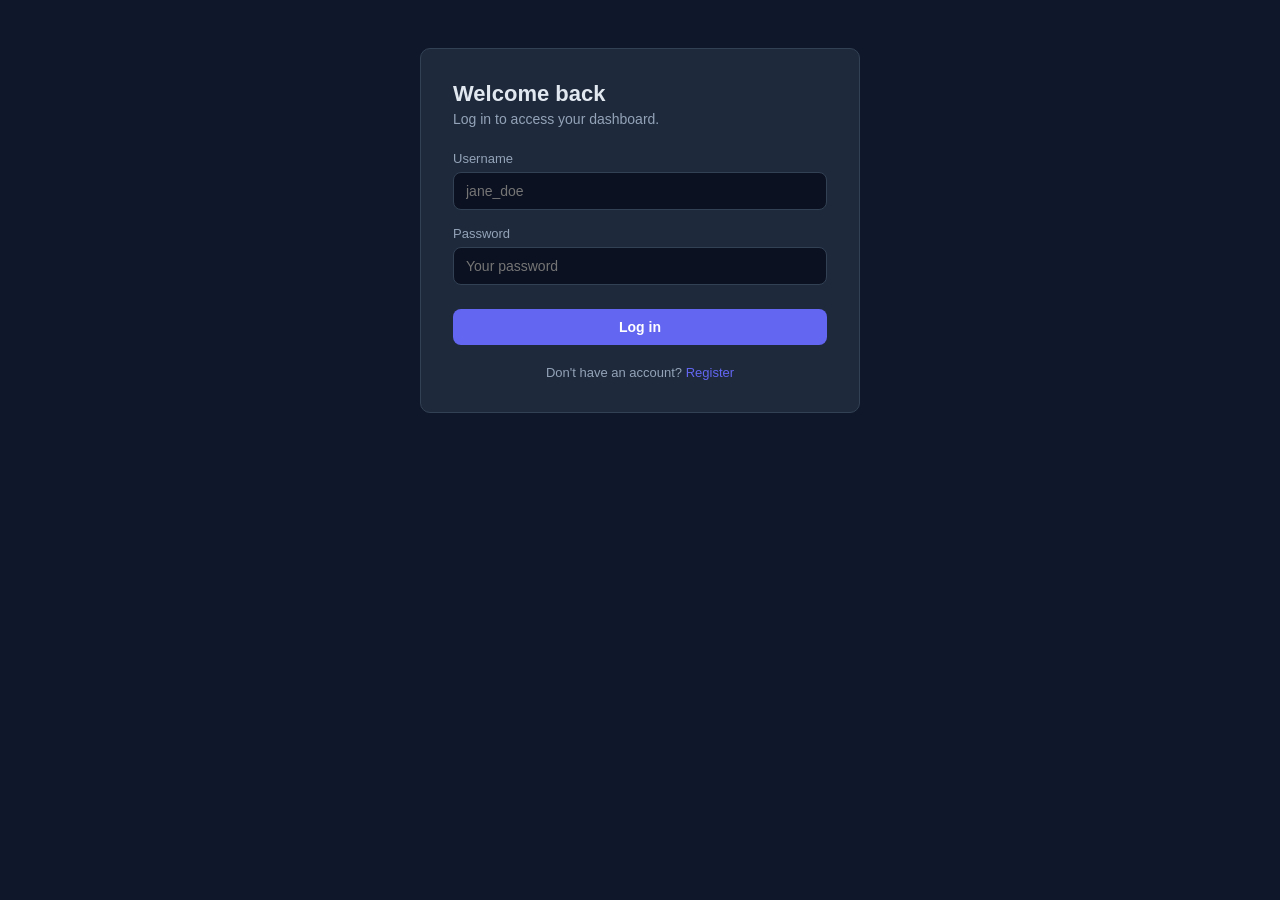
<file: frontend/index.html>
<!DOCTYPE html>
<html lang="en">
<head>
<meta charset="UTF-8">
<title>Task Manager</title>
<script src="js/api.js"></script>
<script>
  window.location.href = getToken() ? "dashboard.html" : "login.html";
</script>
</head>
<body></body>
</html>
</file>
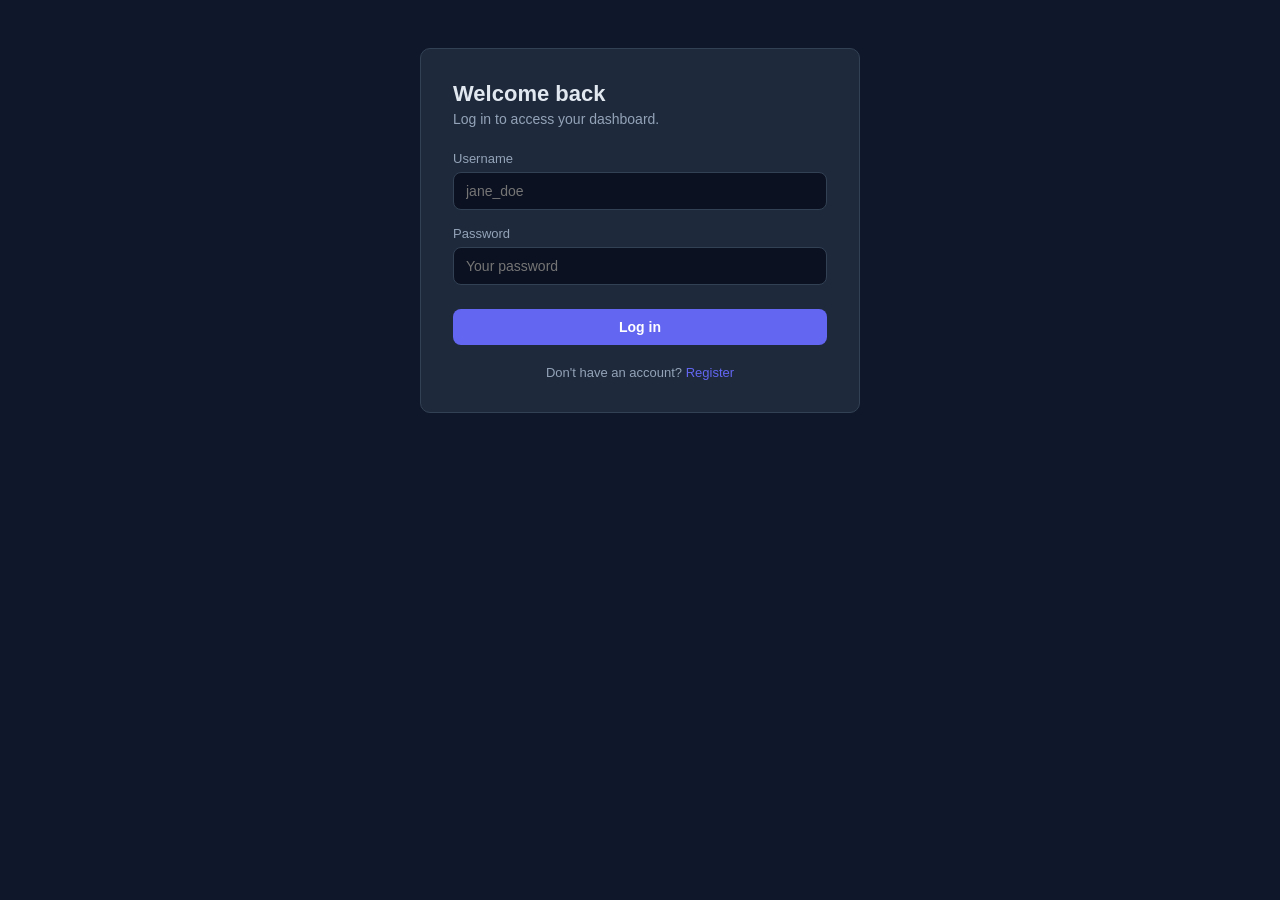
<file: frontend/dashboard.html>
<!DOCTYPE html>
<html lang="en">
<head>
<meta charset="UTF-8">
<meta name="viewport" content="width=device-width, initial-scale=1.0">
<title>Dashboard - Task Manager</title>
<link rel="stylesheet" href="css/style.css">
</head>
<body>
<div class="container wide">
  <div class="topbar">
    <div>
      <h1 style="margin-bottom:0;">Your Tasks</h1>
      <div class="user-info">
        Signed in as <strong id="usernameLabel"></strong>
        <span class="role-badge" id="roleLabel"></span>
      </div>
    </div>
    <button class="btn-secondary" id="logoutBtn">Log out</button>
  </div>

  <div class="card">
    <form class="task-form" id="taskForm">
      <input type="text" id="title" placeholder="Task title" required maxlength="150">
      <input type="text" id="description" placeholder="Description (optional)" maxlength="2000">
      <select id="status">
        <option value="PENDING">Pending</option>
        <option value="IN_PROGRESS">In progress</option>
        <option value="COMPLETED">Completed</option>
      </select>
      <button type="submit" class="btn-primary" style="margin-top:0;">Add task</button>
    </form>

    <div id="alert" class="alert"></div>

    <ul class="task-list" id="taskList"></ul>
    <div class="empty-state" id="emptyState" style="display:none;">No tasks yet. Create your first one above.</div>
  </div>
</div>

<script src="js/api.js"></script>
<script>
requireAuth();

const user = getCurrentUser();
document.getElementById("usernameLabel").textContent = user.username;
document.getElementById("roleLabel").textContent = user.role;

document.getElementById("logoutBtn").addEventListener("click", () => {
  clearSession();
  window.location.href = "login.html";
});

const alertBox = document.getElementById("alert");
function showAlert(message, type) {
  alertBox.textContent = message;
  alertBox.className = `alert show ${type}`;
  setTimeout(() => (alertBox.className = "alert"), 3000);
}

const taskList = document.getElementById("taskList");
const emptyState = document.getElementById("emptyState");

function statusLabel(status) {
  return { PENDING: "Pending", IN_PROGRESS: "In progress", COMPLETED: "Completed" }[status] || status;
}

function renderTasks(tasks) {
  taskList.innerHTML = "";
  emptyState.style.display = tasks.length === 0 ? "block" : "none";

  tasks.forEach((task) => {
    const li = document.createElement("li");
    li.className = "task-item";
    li.innerHTML = `
      <div>
        <div class="task-title">${escapeHtml(task.title)}</div>
        ${task.description ? `<div class="task-desc">${escapeHtml(task.description)}</div>` : ""}
        <div class="task-meta">
          <span class="status-pill status-${task.status}">${statusLabel(task.status)}</span>
          &nbsp;•&nbsp; owner: ${escapeHtml(task.ownerUsername)}
        </div>
      </div>
      <div class="task-actions">
        <button class="btn-secondary" data-action="cycle" data-id="${task.id}" data-status="${task.status}">Advance status</button>
        <button class="btn-danger" data-action="delete" data-id="${task.id}">Delete</button>
      </div>
    `;
    taskList.appendChild(li);
  });
}

function escapeHtml(str) {
  const div = document.createElement("div");
  div.textContent = str;
  return div.innerHTML;
}

async function loadTasks() {
  try {
    const page = await apiFetch("/tasks?size=100&sort=createdAt,desc");
    renderTasks(page.content);
  } catch (err) {
    showAlert(err.message, "error");
  }
}

document.getElementById("taskForm").addEventListener("submit", async (e) => {
  e.preventDefault();
  const title = document.getElementById("title").value.trim();
  const description = document.getElementById("description").value.trim();
  const status = document.getElementById("status").value;

  try {
    await apiFetch("/tasks", {
      method: "POST",
      body: JSON.stringify({ title, description, status }),
    });
    document.getElementById("taskForm").reset();
    showAlert("Task created", "success");
    loadTasks();
  } catch (err) {
    showAlert(err.message, "error");
  }
});

const nextStatus = { PENDING: "IN_PROGRESS", IN_PROGRESS: "COMPLETED", COMPLETED: "PENDING" };

taskList.addEventListener("click", async (e) => {
  const btn = e.target.closest("button");
  if (!btn) return;
  const id = btn.dataset.id;
  const action = btn.dataset.action;

  try {
    if (action === "delete") {
      await apiFetch(`/tasks/${id}`, { method: "DELETE" });
      showAlert("Task deleted", "success");
    } else if (action === "cycle") {
      const current = btn.dataset.status;
      const task = await apiFetch(`/tasks/${id}`);
      await apiFetch(`/tasks/${id}`, {
        method: "PUT",
        body: JSON.stringify({
          title: task.title,
          description: task.description,
          status: nextStatus[current],
        }),
      });
      showAlert("Task updated", "success");
    }
    loadTasks();
  } catch (err) {
    showAlert(err.message, "error");
  }
});

loadTasks();
</script>
</body>
</html>
</file>
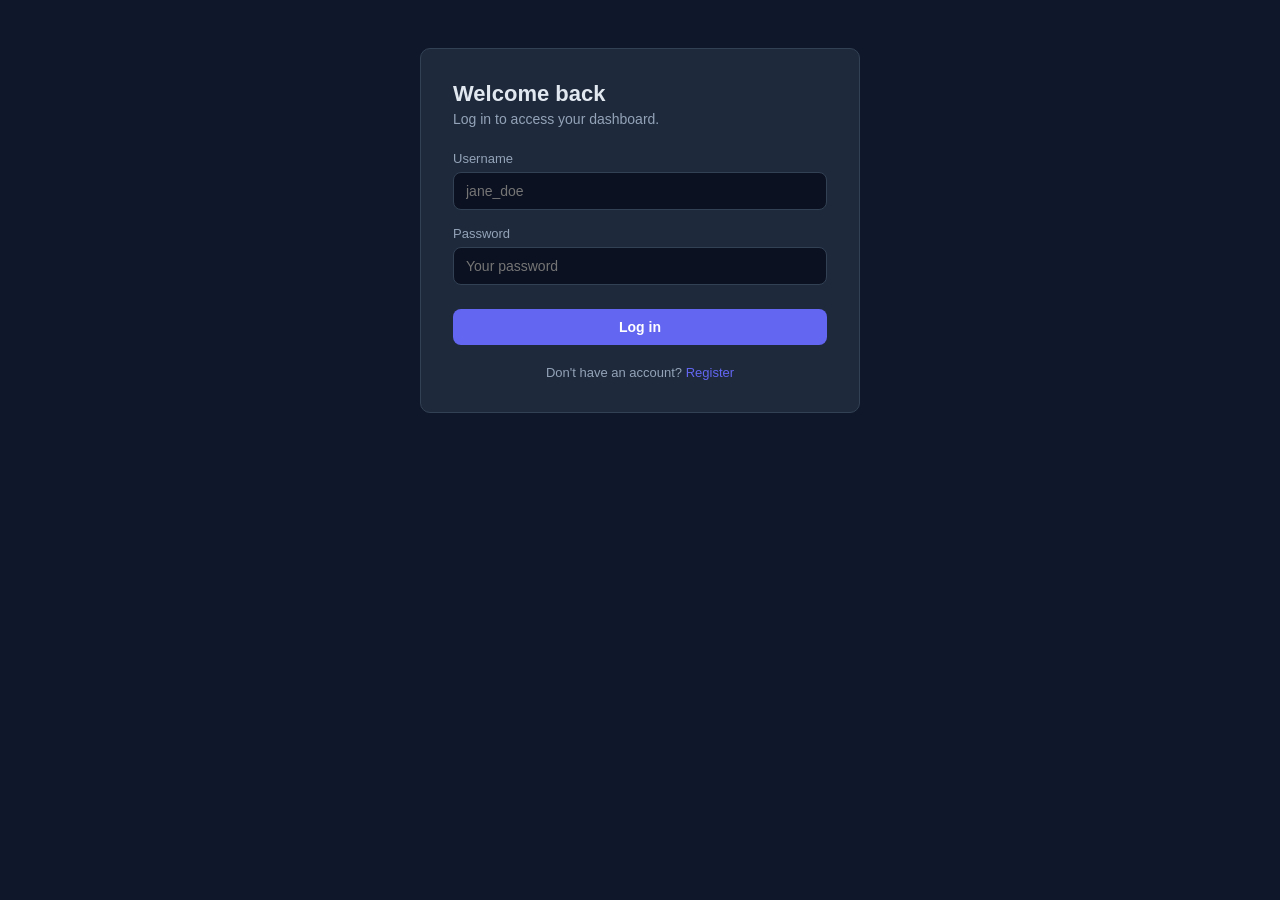
<file: frontend/login.html>
<!DOCTYPE html>
<html lang="en">
<head>
<meta charset="UTF-8">
<meta name="viewport" content="width=device-width, initial-scale=1.0">
<title>Login - Task Manager</title>
<link rel="stylesheet" href="css/style.css">
</head>
<body>
<div class="container">
  <div class="card">
    <h1>Welcome back</h1>
    <p class="subtitle">Log in to access your dashboard.</p>

    <form id="loginForm">
      <label for="username">Username</label>
      <input type="text" id="username" required placeholder="jane_doe">

      <label for="password">Password</label>
      <input type="password" id="password" required placeholder="Your password">

      <button type="submit" class="btn-primary">Log in</button>
      <div id="alert" class="alert"></div>
    </form>

    <div class="footer-link">
      Don't have an account? <a class="link" href="register.html">Register</a>
    </div>
  </div>
</div>

<script src="js/api.js"></script>
<script>
const form = document.getElementById("loginForm");
const alertBox = document.getElementById("alert");

function showAlert(message, type) {
  alertBox.textContent = message;
  alertBox.className = `alert show ${type}`;
}

form.addEventListener("submit", async (e) => {
  e.preventDefault();
  alertBox.className = "alert";

  const username = document.getElementById("username").value.trim();
  const password = document.getElementById("password").value;

  try {
    const authResponse = await apiFetch("/auth/login", {
      method: "POST",
      body: JSON.stringify({ username, password }),
    });
    saveSession(authResponse);
    showAlert("Logged in! Redirecting...", "success");
    setTimeout(() => (window.location.href = "dashboard.html"), 500);
  } catch (err) {
    showAlert(err.message, "error");
  }
});
</script>
</body>
</html>
</file>
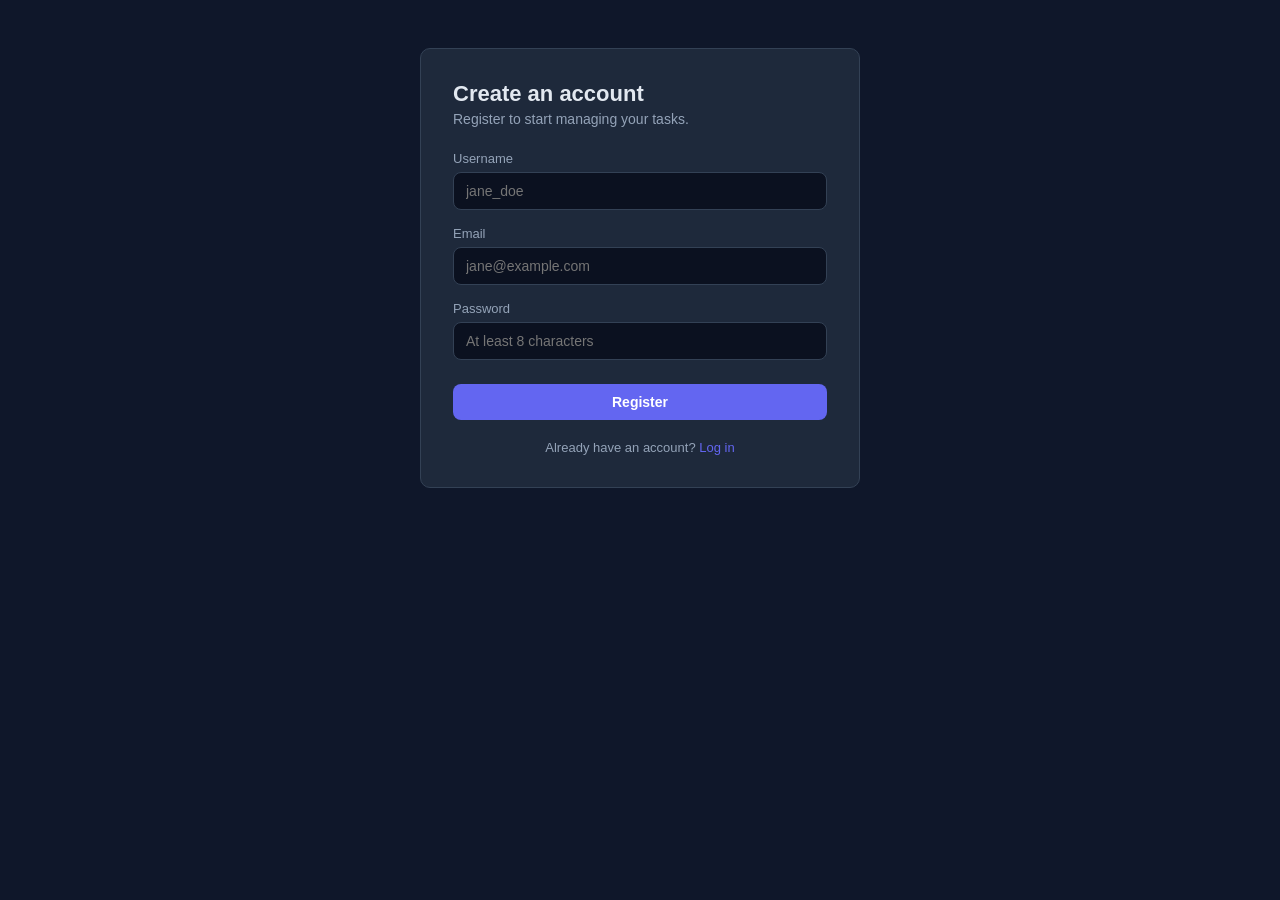
<file: frontend/register.html>
<!DOCTYPE html>
<html lang="en">
<head>
<meta charset="UTF-8">
<meta name="viewport" content="width=device-width, initial-scale=1.0">
<title>Register - Task Manager</title>
<link rel="stylesheet" href="css/style.css">
</head>
<body>
<div class="container">
  <div class="card">
    <h1>Create an account</h1>
    <p class="subtitle">Register to start managing your tasks.</p>

    <form id="registerForm">
      <label for="username">Username</label>
      <input type="text" id="username" required minlength="3" maxlength="50" placeholder="jane_doe">

      <label for="email">Email</label>
      <input type="email" id="email" required placeholder="jane@example.com">

      <label for="password">Password</label>
      <input type="password" id="password" required minlength="8" placeholder="At least 8 characters">

      <button type="submit" class="btn-primary">Register</button>
      <div id="alert" class="alert"></div>
    </form>

    <div class="footer-link">
      Already have an account? <a class="link" href="login.html">Log in</a>
    </div>
  </div>
</div>

<script src="js/api.js"></script>
<script>
const form = document.getElementById("registerForm");
const alertBox = document.getElementById("alert");

function showAlert(message, type) {
  alertBox.textContent = message;
  alertBox.className = `alert show ${type}`;
}

form.addEventListener("submit", async (e) => {
  e.preventDefault();
  alertBox.className = "alert";

  const username = document.getElementById("username").value.trim();
  const email = document.getElementById("email").value.trim();
  const password = document.getElementById("password").value;

  try {
    const authResponse = await apiFetch("/auth/register", {
      method: "POST",
      body: JSON.stringify({ username, email, password }),
    });
    saveSession(authResponse);
    showAlert("Account created! Redirecting to your dashboard...", "success");
    setTimeout(() => (window.location.href = "dashboard.html"), 800);
  } catch (err) {
    showAlert(err.message, "error");
  }
});
</script>
</body>
</html>
</file>
<file: frontend/css/style.css>
:root {
  --bg: #0f172a;
  --card: #1e293b;
  --border: #334155;
  --text: #e2e8f0;
  --muted: #94a3b8;
  --accent: #6366f1;
  --accent-hover: #4f46e5;
  --success: #22c55e;
  --error: #ef4444;
  --radius: 10px;
}

* { box-sizing: border-box; }

body {
  margin: 0;
  font-family: -apple-system, BlinkMacSystemFont, "Segoe UI", Roboto, sans-serif;
  background: var(--bg);
  color: var(--text);
  min-height: 100vh;
}

.container {
  max-width: 480px;
  margin: 0 auto;
  padding: 48px 20px;
}

.wide { max-width: 780px; }

.card {
  background: var(--card);
  border: 1px solid var(--border);
  border-radius: var(--radius);
  padding: 32px;
}

h1 { font-size: 22px; margin: 0 0 4px; }
p.subtitle { color: var(--muted); margin: 0 0 24px; font-size: 14px; }

label {
  display: block;
  font-size: 13px;
  color: var(--muted);
  margin-bottom: 6px;
  margin-top: 16px;
}

input, select, textarea {
  width: 100%;
  padding: 10px 12px;
  border-radius: 8px;
  border: 1px solid var(--border);
  background: #0b1120;
  color: var(--text);
  font-size: 14px;
}

textarea { resize: vertical; min-height: 70px; }

button {
  cursor: pointer;
  border: none;
  border-radius: 8px;
  font-size: 14px;
  font-weight: 600;
  padding: 10px 16px;
}

.btn-primary {
  background: var(--accent);
  color: white;
  width: 100%;
  margin-top: 24px;
  transition: background 0.15s;
}
.btn-primary:hover { background: var(--accent-hover); }

.btn-secondary {
  background: transparent;
  color: var(--text);
  border: 1px solid var(--border);
}

.btn-danger {
  background: transparent;
  color: var(--error);
  border: 1px solid var(--error);
}

.link { color: var(--accent); text-decoration: none; font-size: 13px; }
.link:hover { text-decoration: underline; }

.footer-link {
  text-align: center;
  margin-top: 20px;
  font-size: 13px;
  color: var(--muted);
}

.alert {
  padding: 10px 12px;
  border-radius: 8px;
  font-size: 13px;
  margin-top: 16px;
  display: none;
}
.alert.show { display: block; }
.alert.error { background: rgba(239,68,68,0.12); color: #fca5a5; border: 1px solid rgba(239,68,68,0.35); }
.alert.success { background: rgba(34,197,94,0.12); color: #86efac; border: 1px solid rgba(34,197,94,0.35); }

.topbar {
  display: flex;
  justify-content: space-between;
  align-items: center;
  margin-bottom: 24px;
}

.topbar .user-info { font-size: 13px; color: var(--muted); }
.topbar .user-info .role-badge {
  background: var(--accent);
  color: white;
  padding: 2px 8px;
  border-radius: 999px;
  font-size: 11px;
  margin-left: 6px;
}

.task-form { display: flex; gap: 10px; margin-bottom: 24px; flex-wrap: wrap; }
.task-form input[type=text] { flex: 1 1 200px; margin-top: 0; }
.task-form select { flex: 0 0 140px; margin-top: 0; }
.task-form button { flex: 0 0 auto; margin-top: 0; }

.task-list { list-style: none; padding: 0; margin: 0; display: flex; flex-direction: column; gap: 10px; }

.task-item {
  border: 1px solid var(--border);
  border-radius: 8px;
  padding: 14px 16px;
  display: flex;
  justify-content: space-between;
  align-items: flex-start;
  gap: 12px;
}

.task-item .task-title { font-weight: 600; margin-bottom: 4px; }
.task-item .task-desc { color: var(--muted); font-size: 13px; margin-bottom: 6px; }
.task-item .task-meta { font-size: 11px; color: var(--muted); }

.status-pill {
  font-size: 11px;
  padding: 3px 8px;
  border-radius: 999px;
  border: 1px solid var(--border);
  white-space: nowrap;
}
.status-PENDING { color: #facc15; border-color: #facc15; }
.status-IN_PROGRESS { color: #38bdf8; border-color: #38bdf8; }
.status-COMPLETED { color: #4ade80; border-color: #4ade80; }

.task-actions { display: flex; gap: 8px; flex-shrink: 0; }
.task-actions button { padding: 6px 10px; font-size: 12px; }

.empty-state { text-align: center; color: var(--muted); padding: 40px 0; font-size: 14px; }
</file>
